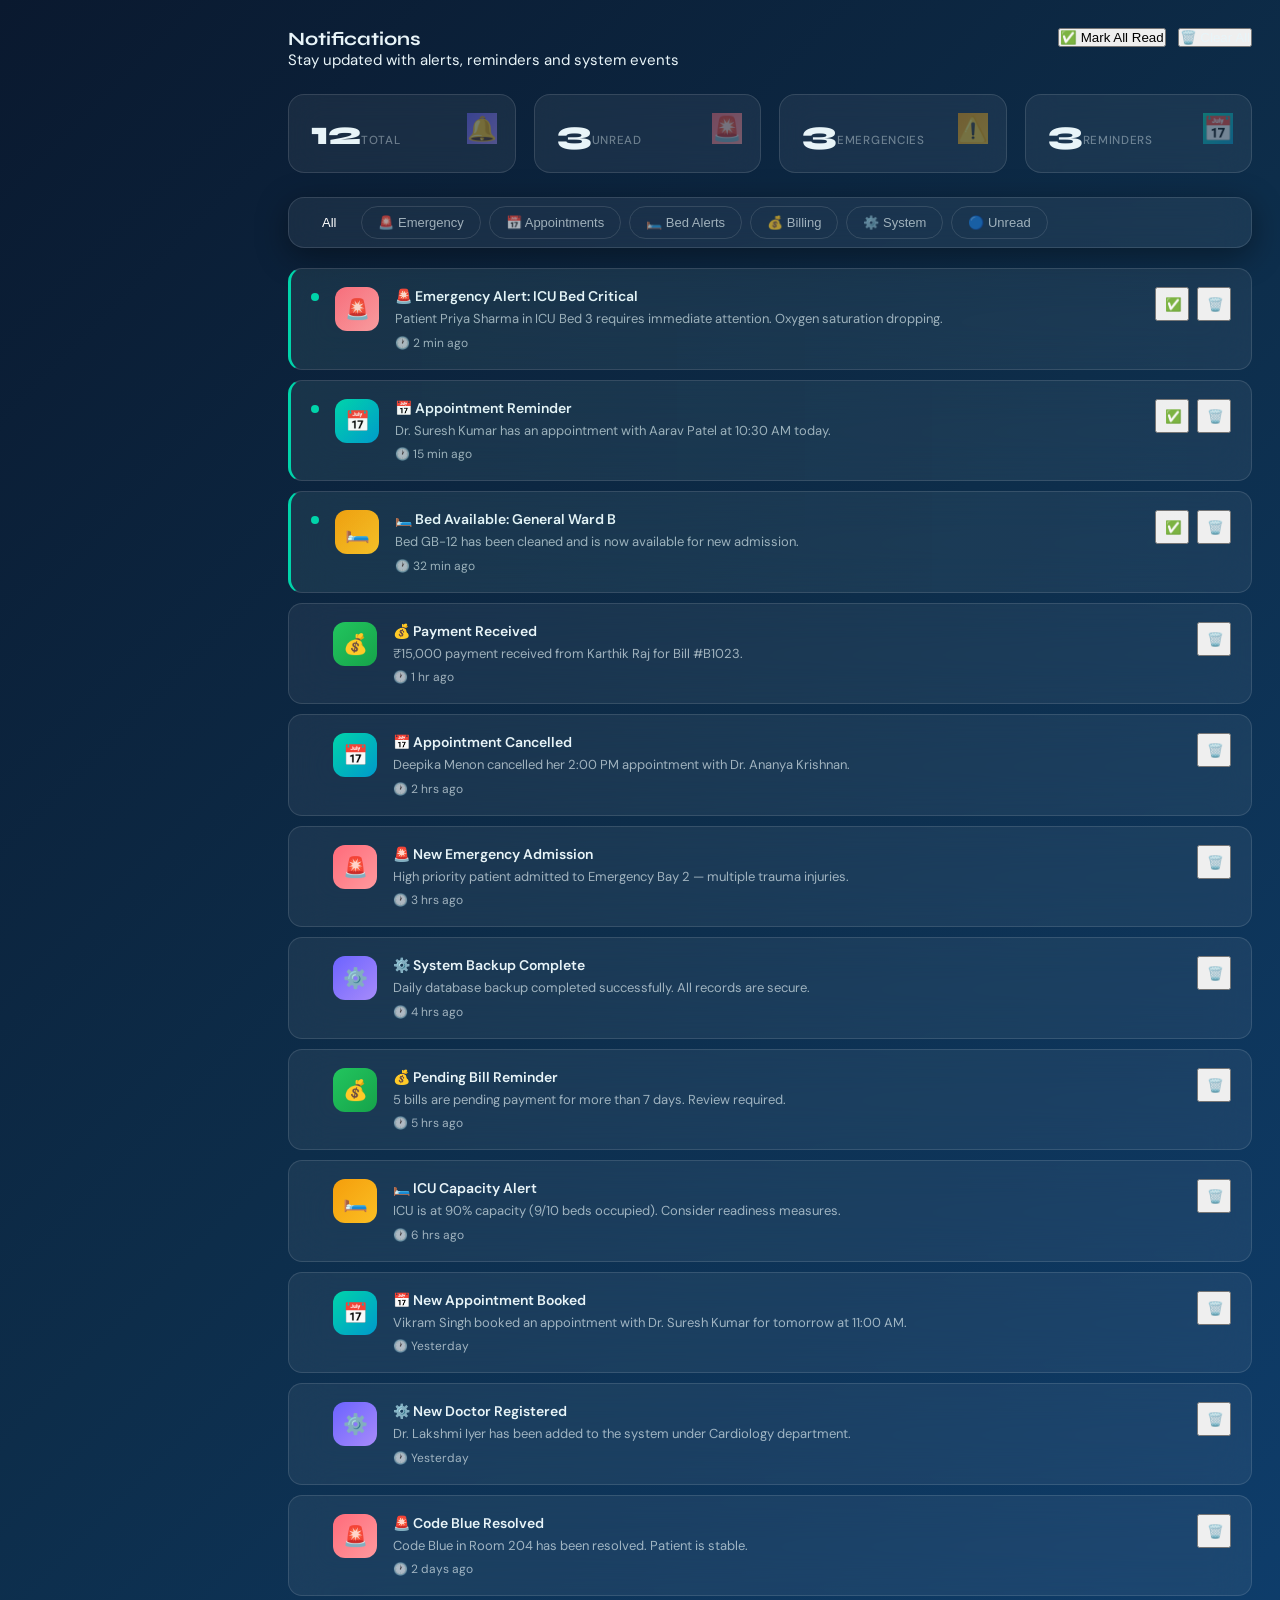
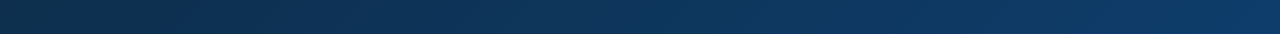
<file: hms/pages/notifications.html>
<!DOCTYPE html>
<html lang="en" data-theme="dark">
<head>
<meta charset="UTF-8">
<meta name="viewport" content="width=device-width, initial-scale=1.0">
<title>Notifications — MediCore HMS</title>
<link rel="preconnect" href="https://fonts.googleapis.com">
<link href="https://fonts.googleapis.com/css2?family=Syne:wght@400;600;700;800&family=DM+Sans:wght@300;400;500;600&display=swap" rel="stylesheet">
<link rel="stylesheet" href="../css/main.css">
</head>
<body>
<div id="sidebar"></div>
<div class="main-content">
  <div id="topbar"></div>
  <div class="page-content">
    <div class="page-header">
      <div>
        <h1 class="page-title">Notifications</h1>
        <p class="page-subtitle">Stay updated with alerts, reminders and system events</p>
      </div>
      <div style="display:flex;gap:12px">
        <button class="btn-secondary" onclick="markAllRead()">✅ Mark All Read</button>
        <button class="btn-secondary" onclick="clearAll()" style="color:var(--error)">🗑️ Clear All</button>
      </div>
    </div>

    <!-- Stats -->
    <div class="stats-grid" style="grid-template-columns:repeat(4,1fr)">
      <div class="stat-card"><div class="stat-icon" style="background:linear-gradient(135deg,#6c63ff,#a78bfa)">🔔</div><div class="stat-info"><span class="stat-value" id="totalNotifs">0</span><span class="stat-label">Total</span></div></div>
      <div class="stat-card"><div class="stat-icon" style="background:linear-gradient(135deg,#ff6b7a,#ff9a9e)">🚨</div><div class="stat-info"><span class="stat-value" id="unreadNotifs">0</span><span class="stat-label">Unread</span></div></div>
      <div class="stat-card"><div class="stat-icon" style="background:linear-gradient(135deg,#f59e0b,#fbbf24)">⚠️</div><div class="stat-info"><span class="stat-value" id="emergencyNotifs">0</span><span class="stat-label">Emergencies</span></div></div>
      <div class="stat-card"><div class="stat-icon" style="background:linear-gradient(135deg,#00d4aa,#0099cc)">📅</div><div class="stat-info"><span class="stat-value" id="reminderNotifs">0</span><span class="stat-label">Reminders</span></div></div>
    </div>

    <!-- Filter tabs -->
    <div class="glass-card" style="padding:8px 16px;margin-bottom:20px;display:flex;gap:8px;flex-wrap:wrap">
      <button class="notif-tab active" onclick="filterByType('all', this)">All</button>
      <button class="notif-tab" onclick="filterByType('emergency', this)">🚨 Emergency</button>
      <button class="notif-tab" onclick="filterByType('appointment', this)">📅 Appointments</button>
      <button class="notif-tab" onclick="filterByType('bed', this)">🛏️ Bed Alerts</button>
      <button class="notif-tab" onclick="filterByType('billing', this)">💰 Billing</button>
      <button class="notif-tab" onclick="filterByType('system', this)">⚙️ System</button>
      <button class="notif-tab" onclick="filterByType('unread', this)">🔵 Unread</button>
    </div>

    <!-- Notifications List -->
    <div id="notifList"></div>
  </div>
</div>

<style>
.notif-tab{padding:8px 16px;border-radius:20px;border:1px solid var(--glass-border);background:transparent;color:var(--text-secondary);font-size:13px;cursor:pointer;transition:.3s;white-space:nowrap}
.notif-tab.active,.notif-tab:hover{background:var(--accent-grad);color:#fff;border-color:transparent}
.notif-item{background:var(--glass-bg);backdrop-filter:blur(20px);border:1px solid var(--glass-border);border-radius:14px;padding:18px 20px;margin-bottom:10px;display:flex;gap:16px;align-items:flex-start;transition:.3s;position:relative;overflow:hidden}
.notif-item.unread{border-left:3px solid var(--accent-1)}
.notif-item.unread::before{content:'';position:absolute;top:0;left:0;right:0;bottom:0;background:linear-gradient(90deg,rgba(0,212,170,.03),transparent);pointer-events:none}
.notif-item:hover{transform:translateX(4px)}
.notif-icon{width:44px;height:44px;border-radius:12px;display:flex;align-items:center;justify-content:center;font-size:20px;flex-shrink:0}
.notif-content{flex:1;min-width:0}
.notif-title{font-weight:600;font-size:14px;color:var(--text-primary);margin-bottom:4px}
.notif-body{font-size:13px;color:var(--text-secondary);line-height:1.5}
.notif-time{font-size:12px;color:var(--text-secondary);margin-top:6px}
.notif-actions{display:flex;gap:8px;align-items:center;flex-shrink:0}
.unread-dot{width:8px;height:8px;border-radius:50%;background:var(--accent-1);flex-shrink:0;margin-top:6px}
.notif-empty{text-align:center;padding:80px 20px;color:var(--text-secondary)}
</style>

<script src="../js/supabase-config.js"></script>
<script src="../js/app.js"></script>
<script>
AppState.currentPage = 'notifications';
let allNotifications = [], currentFilter = 'all';

const notifTypes = {
  emergency: { icon:'🚨', bg:'linear-gradient(135deg,#ff6b7a,#ff9a9e)' },
  appointment: { icon:'📅', bg:'linear-gradient(135deg,#00d4aa,#0099cc)' },
  bed: { icon:'🛏️', bg:'linear-gradient(135deg,#f59e0b,#fbbf24)' },
  billing: { icon:'💰', bg:'linear-gradient(135deg,#22c55e,#16a34a)' },
  system: { icon:'⚙️', bg:'linear-gradient(135deg,#6c63ff,#a78bfa)' }
};

const mockNotifications = [
  { id:'n1', type:'emergency', title:'🚨 Emergency Alert: ICU Bed Critical', body:'Patient Priya Sharma in ICU Bed 3 requires immediate attention. Oxygen saturation dropping.', time:'2 min ago', read:false },
  { id:'n2', type:'appointment', title:'📅 Appointment Reminder', body:'Dr. Suresh Kumar has an appointment with Aarav Patel at 10:30 AM today.', time:'15 min ago', read:false },
  { id:'n3', type:'bed', title:'🛏️ Bed Available: General Ward B', body:'Bed GB-12 has been cleaned and is now available for new admission.', time:'32 min ago', read:false },
  { id:'n4', type:'billing', title:'💰 Payment Received', body:'₹15,000 payment received from Karthik Raj for Bill #B1023.', time:'1 hr ago', read:true },
  { id:'n5', type:'appointment', title:'📅 Appointment Cancelled', body:'Deepika Menon cancelled her 2:00 PM appointment with Dr. Ananya Krishnan.', time:'2 hrs ago', read:true },
  { id:'n6', type:'emergency', title:'🚨 New Emergency Admission', body:'High priority patient admitted to Emergency Bay 2 — multiple trauma injuries.', time:'3 hrs ago', read:true },
  { id:'n7', type:'system', title:'⚙️ System Backup Complete', body:'Daily database backup completed successfully. All records are secure.', time:'4 hrs ago', read:true },
  { id:'n8', type:'billing', title:'💰 Pending Bill Reminder', body:'5 bills are pending payment for more than 7 days. Review required.', time:'5 hrs ago', read:true },
  { id:'n9', type:'bed', title:'🛏️ ICU Capacity Alert', body:'ICU is at 90% capacity (9/10 beds occupied). Consider readiness measures.', time:'6 hrs ago', read:true },
  { id:'n10', type:'appointment', title:'📅 New Appointment Booked', body:'Vikram Singh booked an appointment with Dr. Suresh Kumar for tomorrow at 11:00 AM.', time:'Yesterday', read:true },
  { id:'n11', type:'system', title:'⚙️ New Doctor Registered', body:'Dr. Lakshmi Iyer has been added to the system under Cardiology department.', time:'Yesterday', read:true },
  { id:'n12', type:'emergency', title:'🚨 Code Blue Resolved', body:'Code Blue in Room 204 has been resolved. Patient is stable.', time:'2 days ago', read:true }
];

async function init() {
  await Layout.init();
  allNotifications = [...mockNotifications];
  // Try to fetch real notifications from DB
  try {
    const dbNotifs = await DB.fetch('notifications', { order: 'created_at' });
    if (dbNotifs.length > 0) allNotifications = dbNotifs;
  } catch(e) {}
  updateStats();
  renderNotifications();
}

function updateStats() {
  document.getElementById('totalNotifs').textContent = allNotifications.length;
  document.getElementById('unreadNotifs').textContent = allNotifications.filter(n => !n.read).length;
  document.getElementById('emergencyNotifs').textContent = allNotifications.filter(n => n.type === 'emergency').length;
  document.getElementById('reminderNotifs').textContent = allNotifications.filter(n => n.type === 'appointment').length;
}

function filterByType(type, btn) {
  currentFilter = type;
  document.querySelectorAll('.notif-tab').forEach(t => t.classList.remove('active'));
  btn.classList.add('active');
  renderNotifications();
}

function renderNotifications() {
  let filtered = allNotifications;
  if (currentFilter === 'unread') filtered = allNotifications.filter(n => !n.read);
  else if (currentFilter !== 'all') filtered = allNotifications.filter(n => n.type === currentFilter);

  const list = document.getElementById('notifList');
  if (filtered.length === 0) {
    list.innerHTML = '<div class="notif-empty"><div style="font-size:48px;margin-bottom:12px">🔔</div><p>No notifications here</p></div>';
    return;
  }
  list.innerHTML = filtered.map(n => notifItem(n)).join('');
}

function notifItem(n) {
  const cfg = notifTypes[n.type] || notifTypes.system;
  return `<div class="notif-item ${n.read ? '' : 'unread'}" id="notif-${n.id}">
    ${!n.read ? '<div class="unread-dot"></div>' : '<div style="width:8px"></div>'}
    <div class="notif-icon" style="background:${cfg.bg}">${cfg.icon}</div>
    <div class="notif-content">
      <div class="notif-title">${n.title}</div>
      <div class="notif-body">${n.body}</div>
      <div class="notif-time">🕐 ${n.time}</div>
    </div>
    <div class="notif-actions">
      ${!n.read ? `<button class="btn-icon" title="Mark read" onclick="markRead('${n.id}')">✅</button>` : ''}
      <button class="btn-icon btn-delete" title="Delete" onclick="deleteNotif('${n.id}')">🗑️</button>
    </div>
  </div>`;
}

function markRead(id) {
  const n = allNotifications.find(x => x.id === id);
  if (n) { n.read = true; }
  updateStats();
  renderNotifications();
}

function markAllRead() {
  allNotifications.forEach(n => n.read = true);
  updateStats();
  renderNotifications();
  Toast.success('All notifications marked as read');
}

function deleteNotif(id) {
  allNotifications = allNotifications.filter(n => n.id !== id);
  updateStats();
  renderNotifications();
  Toast.info('Notification removed');
}

function clearAll() {
  if (!confirm('Clear all notifications?')) return;
  allNotifications = [];
  updateStats();
  renderNotifications();
  Toast.success('All notifications cleared');
}

init();
</script>
</body>
</html>
</file>
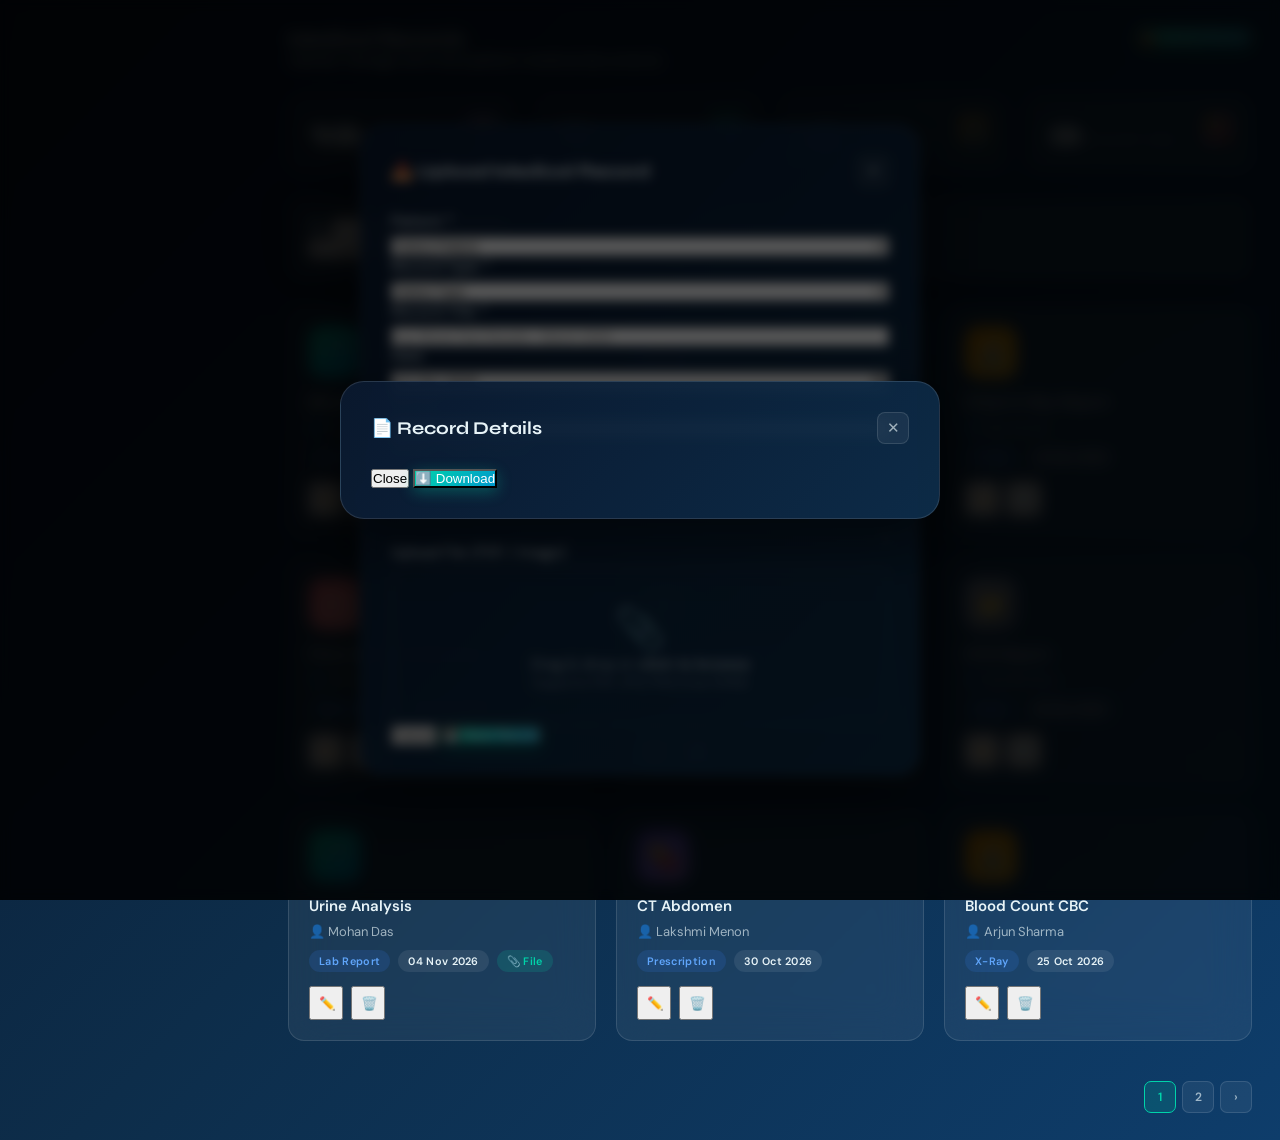
<file: hms/pages/records.html>
<!DOCTYPE html>
<html lang="en" data-theme="dark">
<head>
<meta charset="UTF-8">
<meta name="viewport" content="width=device-width, initial-scale=1.0">
<title>Medical Records — MediCore HMS</title>
<link rel="preconnect" href="https://fonts.googleapis.com">
<link href="https://fonts.googleapis.com/css2?family=Syne:wght@400;600;700;800&family=DM+Sans:wght@300;400;500;600&display=swap" rel="stylesheet">
<link rel="stylesheet" href="../css/main.css">
</head>
<body>
<div id="sidebar"></div>
<div class="main-content">
  <div id="topbar"></div>
  <div class="page-content" id="pageContent">
    <div class="page-header">
      <div>
        <h1 class="page-title">Medical Records</h1>
        <p class="page-subtitle">Upload, manage and view patient medical documents</p>
      </div>
      <button class="btn-primary" onclick="openUploadModal()">📤 Upload Record</button>
    </div>

    <!-- Stats -->
    <div class="stats-grid" id="statsGrid">
      <div class="stat-card"><div class="stat-icon" style="background:linear-gradient(135deg,#6c63ff,#a78bfa)">📁</div><div class="stat-info"><span class="stat-value" id="totalRecords">0</span><span class="stat-label">Total Records</span></div></div>
      <div class="stat-card"><div class="stat-icon" style="background:linear-gradient(135deg,#00d4aa,#0099cc)">🩺</div><div class="stat-info"><span class="stat-value" id="labReports">0</span><span class="stat-label">Lab Reports</span></div></div>
      <div class="stat-card"><div class="stat-icon" style="background:linear-gradient(135deg,#f59e0b,#fbbf24)">🔬</div><div class="stat-info"><span class="stat-value" id="xrayScans">0</span><span class="stat-label">X-Ray/Scans</span></div></div>
      <div class="stat-card"><div class="stat-icon" style="background:linear-gradient(135deg,#ff6b7a,#ff9a9e)">💊</div><div class="stat-info"><span class="stat-value" id="prescriptions">0</span><span class="stat-label">Prescriptions</span></div></div>
    </div>

    <!-- Filters -->
    <div class="glass-card" style="padding:20px;margin-bottom:24px">
      <div class="filter-row">
        <div class="search-box">
          <span>🔍</span>
          <input type="text" placeholder="Search by patient name, record type..." id="searchInput" oninput="filterRecords()">
        </div>
        <select class="filter-select" id="typeFilter" onchange="filterRecords()">
          <option value="">All Types</option>
          <option value="lab_report">Lab Report</option>
          <option value="prescription">Prescription</option>
          <option value="xray">X-Ray</option>
          <option value="mri_ct">MRI/CT Scan</option>
          <option value="discharge_summary">Discharge Summary</option>
          <option value="other">Other</option>
        </select>
        <select class="filter-select" id="patientFilter" onchange="filterRecords()">
          <option value="">All Patients</option>
        </select>
        <input type="date" class="filter-select" id="dateFilter" onchange="filterRecords()">
      </div>
    </div>

    <!-- Records Grid -->
    <div id="recordsGrid" class="records-grid"></div>

    <!-- Pagination -->
    <div id="pagination" class="pagination"></div>
  </div>
</div>

<!-- Upload Modal -->
<div class="modal-overlay" id="uploadModal">
  <div class="modal" style="max-width:560px">
    <div class="modal-header">
      <h3 class="modal-title" id="modalTitle">📤 Upload Medical Record</h3>
      <button class="modal-close" onclick="closeModal('uploadModal')">✕</button>
    </div>
    <div class="modal-body">
      <div class="form-row">
        <div class="form-group">
          <label>Patient *</label>
          <select id="recPatient" required>
            <option value="">Select Patient</option>
          </select>
        </div>
        <div class="form-group">
          <label>Record Type *</label>
          <select id="recType" required>
            <option value="">Select Type</option>
            <option value="lab_report">Lab Report</option>
            <option value="prescription">Prescription</option>
            <option value="xray">X-Ray</option>
            <option value="mri_ct">MRI/CT Scan</option>
            <option value="discharge_summary">Discharge Summary</option>
            <option value="other">Other</option>
          </select>
        </div>
      </div>
      <div class="form-group">
        <label>Record Title *</label>
        <input type="text" id="recTitle" placeholder="e.g. Blood Test Results - March 2026">
      </div>
      <div class="form-row">
        <div class="form-group">
          <label>Date</label>
          <input type="date" id="recDate">
        </div>
        <div class="form-group">
          <label>Doctor</label>
          <select id="recDoctor">
            <option value="">Select Doctor</option>
          </select>
        </div>
      </div>
      <div class="form-group">
        <label>Notes / Description</label>
        <textarea id="recNotes" placeholder="Add notes or findings..." rows="3"></textarea>
      </div>
      <div class="form-group">
        <label>Upload File (PDF / Image)</label>
        <div class="file-drop-zone" id="fileDropZone" ondragover="handleDragOver(event)" ondrop="handleDrop(event)" onclick="document.getElementById('fileInput').click()">
          <div class="file-drop-inner" id="fileDropInner">
            <span style="font-size:40px">📎</span>
            <p>Drag & drop or <strong>click to browse</strong></p>
            <p style="opacity:.6;font-size:13px">Supports PDF, JPG, PNG (max 10MB)</p>
          </div>
        </div>
        <input type="file" id="fileInput" accept=".pdf,.jpg,.jpeg,.png" style="display:none" onchange="handleFileSelect(event)">
      </div>
      <div id="editRecId" style="display:none"></div>
    </div>
    <div class="modal-footer">
      <button class="btn-secondary" onclick="closeModal('uploadModal')">Cancel</button>
      <button class="btn-primary" onclick="saveRecord()">💾 Save Record</button>
    </div>
  </div>
</div>

<!-- View Record Modal -->
<div class="modal-overlay" id="viewModal">
  <div class="modal" style="max-width:600px">
    <div class="modal-header">
      <h3 class="modal-title">📄 Record Details</h3>
      <button class="modal-close" onclick="closeModal('viewModal')">✕</button>
    </div>
    <div class="modal-body" id="viewModalBody"></div>
    <div class="modal-footer">
      <button class="btn-secondary" onclick="closeModal('viewModal')">Close</button>
      <button class="btn-primary" onclick="downloadRecord()">⬇️ Download</button>
    </div>
  </div>
</div>

<style>
.records-grid{display:grid;grid-template-columns:repeat(auto-fill,minmax(280px,1fr));gap:20px;margin-bottom:24px}
.record-card{background:var(--glass-bg);backdrop-filter:blur(20px);border:1px solid var(--glass-border);border-radius:16px;padding:20px;transition:.3s;cursor:pointer}
.record-card:hover{transform:translateY(-4px);box-shadow:0 12px 40px rgba(0,0,0,.2);border-color:var(--accent-1)}
.record-card-icon{width:52px;height:52px;border-radius:14px;display:flex;align-items:center;justify-content:center;font-size:24px;margin-bottom:14px}
.record-card-title{font-weight:600;font-size:15px;color:var(--text-primary);margin-bottom:6px;line-height:1.4}
.record-card-patient{font-size:13px;color:var(--text-secondary);margin-bottom:10px}
.record-card-meta{display:flex;gap:8px;flex-wrap:wrap;margin-bottom:14px}
.record-card-actions{display:flex;gap:8px}
.file-drop-zone{border:2px dashed var(--glass-border);border-radius:12px;padding:32px;text-align:center;cursor:pointer;transition:.3s;color:var(--text-secondary)}
.file-drop-zone:hover,.file-drop-zone.drag-over{border-color:var(--accent-1);background:rgba(0,212,170,.05);color:var(--text-primary)}
.file-preview{display:flex;align-items:center;gap:12px;padding:12px;background:var(--glass-bg);border:1px solid var(--glass-border);border-radius:10px;margin-top:8px}
.view-detail-row{display:flex;gap:16px;margin-bottom:12px;align-items:flex-start}
.view-detail-label{width:120px;flex-shrink:0;font-size:13px;color:var(--text-secondary)}
.view-detail-value{font-size:14px;color:var(--text-primary);font-weight:500}
.file-preview-icon{width:44px;height:44px;border-radius:10px;display:flex;align-items:center;justify-content:center;font-size:22px;flex-shrink:0}
textarea{width:100%;padding:12px;border-radius:12px;background:var(--input-bg);border:1px solid var(--input-border);color:var(--text-primary);font-family:'DM Sans',sans-serif;font-size:14px;resize:vertical;outline:none}
textarea:focus{border-color:var(--accent-1);box-shadow:0 0 0 3px rgba(0,212,170,.15)}
</style>

<script src="../js/supabase-config.js"></script>
<script src="../js/app.js"></script>
<script>
AppState.currentPage = 'records';
let records = [], filteredRecords = [], currentPage = 1, perPage = 9, selectedFile = null, viewingRecord = null;

const typeConfig = {
  lab_report:   { icon:'🩺', color:'linear-gradient(135deg,#00d4aa,#0099cc)', label:'Lab Report' },
  prescription: { icon:'💊', color:'linear-gradient(135deg,#6c63ff,#a78bfa)', label:'Prescription' },
  xray:         { icon:'🔬', color:'linear-gradient(135deg,#f59e0b,#fbbf24)', label:'X-Ray' },
  mri_ct:       { icon:'🧠', color:'linear-gradient(135deg,#ff6b7a,#ff9a9e)', label:'MRI/CT Scan' },
  discharge_summary:{ icon:'📋', color:'linear-gradient(135deg,#22c55e,#16a34a)', label:'Discharge Summary' },
  other:        { icon:'📁', color:'linear-gradient(135deg,#94a3b8,#64748b)', label:'Other' }
};

async function init() {
  await Layout.init();
  await loadData();
  populateFilters();
  document.getElementById('recDate').valueAsDate = new Date();
}

async function loadData() {
  const patientsData = await DB.fetch('patients', { order: 'name' });
  const doctorsData = await DB.fetch('doctors', { order: 'name' });
  records = await DB.fetch('medical_records', { order: 'created_at' });

  // Fill patient dropdowns
  const patSel = document.getElementById('recPatient');
  const patFilter = document.getElementById('patientFilter');
  patSel.innerHTML = '<option value="">Select Patient</option>';
  patFilter.innerHTML = '<option value="">All Patients</option>';
  patientsData.forEach(p => {
    const o = `<option value="${p.id}">${p.name}</option>`;
    patSel.insertAdjacentHTML('beforeend', o);
    patFilter.insertAdjacentHTML('beforeend', o);
  });

  // Fill doctor dropdown
  const docSel = document.getElementById('recDoctor');
  docSel.innerHTML = '<option value="">Select Doctor</option>';
  doctorsData.forEach(d => docSel.insertAdjacentHTML('beforeend', `<option value="${d.id}">Dr. ${d.name}</option>`));

  // Enrich records with patient/doctor names
  records = records.map(r => ({
    ...r,
    patientName: patientsData.find(p => p.id === r.patient_id)?.name || 'Unknown',
    doctorName: doctorsData.find(d => d.id === r.doctor_id)?.name || null
  }));

  // If no records exist yet, use mock data
  if (records.length === 0) {
    records = generateMockRecords(patientsData, doctorsData);
  }

  updateStats();
  filterRecords();
}

function generateMockRecords(patients, doctors) {
  const types = ['lab_report','prescription','xray','mri_ct','discharge_summary','other'];
  const titles = ['Blood Count CBC','MRI Brain Scan','Chest X-Ray Report','Prescription Antibiotics','Discharge Summary','ECG Report','Urine Analysis','CT Abdomen'];
  const mock = [];
  for (let i = 0; i < 12; i++) {
    const p = patients[i % patients.length] || { id: 'p'+i, name: 'Patient ' + i };
    const d = doctors[i % doctors.length] || { id: 'd'+i, name: 'Doctor ' + i };
    const t = types[i % types.length];
    mock.push({
      id: 'rec'+i, patient_id: p.id, doctor_id: d.id,
      patientName: p.name, doctorName: d.name,
      type: t, title: titles[i % titles.length],
      notes: 'Normal findings. No abnormalities detected.',
      date: new Date(Date.now() - i * 5 * 86400000).toISOString().split('T')[0],
      file_url: null, file_name: i % 3 === 0 ? 'report.pdf' : null
    });
  }
  return mock;
}

function updateStats() {
  document.getElementById('totalRecords').textContent = records.length;
  document.getElementById('labReports').textContent = records.filter(r => r.type === 'lab_report').length;
  document.getElementById('xrayScans').textContent = records.filter(r => ['xray','mri_ct'].includes(r.type)).length;
  document.getElementById('prescriptions').textContent = records.filter(r => r.type === 'prescription').length;
}

function populateFilters() {}

function filterRecords() {
  const q = document.getElementById('searchInput').value.toLowerCase();
  const type = document.getElementById('typeFilter').value;
  const patient = document.getElementById('patientFilter').value;
  const date = document.getElementById('dateFilter').value;
  filteredRecords = records.filter(r => {
    const matchQ = !q || r.title?.toLowerCase().includes(q) || r.patientName?.toLowerCase().includes(q);
    const matchType = !type || r.type === type;
    const matchPat = !patient || r.patient_id === patient;
    const matchDate = !date || r.date === date;
    return matchQ && matchType && matchPat && matchDate;
  });
  currentPage = 1;
  renderRecords();
}

function renderRecords() {
  const start = (currentPage - 1) * perPage;
  const page = filteredRecords.slice(start, start + perPage);
  const grid = document.getElementById('recordsGrid');
  if (page.length === 0) {
    grid.innerHTML = '<div style="grid-column:1/-1;text-align:center;padding:60px;color:var(--text-secondary)"><div style="font-size:48px;margin-bottom:12px">📂</div><p>No records found</p></div>';
  } else {
    grid.innerHTML = page.map(r => recordCard(r)).join('');
  }
  renderPagination('pagination', filteredRecords.length, perPage, currentPage, 'changePage');
}

function recordCard(r) {
  const cfg = typeConfig[r.type] || typeConfig.other;
  return `<div class="record-card" onclick="viewRecord('${r.id}')">
    <div class="record-card-icon" style="background:${cfg.color}">${cfg.icon}</div>
    <div class="record-card-title">${r.title}</div>
    <div class="record-card-patient">👤 ${r.patientName}</div>
    <div class="record-card-meta">
      <span class="badge badge-info">${cfg.label}</span>
      ${r.date ? `<span class="badge" style="background:rgba(255,255,255,.08)">${Utils.formatDate(r.date)}</span>` : ''}
      ${r.file_name ? `<span class="badge" style="background:rgba(0,212,170,.15);color:var(--accent-1)">📎 File</span>` : ''}
    </div>
    <div class="record-card-actions" onclick="event.stopPropagation()">
      <button class="btn-icon btn-edit" title="Edit" onclick="editRecord('${r.id}')">✏️</button>
      <button class="btn-icon btn-delete" title="Delete" onclick="deleteRecord('${r.id}')">🗑️</button>
    </div>
  </div>`;
}

function viewRecord(id) {
  viewingRecord = records.find(r => r.id === id);
  if (!viewingRecord) return;
  const cfg = typeConfig[viewingRecord.type] || typeConfig.other;
  document.getElementById('viewModalBody').innerHTML = `
    <div style="display:flex;align-items:center;gap:16px;margin-bottom:24px;padding:16px;background:var(--glass-bg);border-radius:12px;border:1px solid var(--glass-border)">
      <div style="width:56px;height:56px;border-radius:14px;background:${cfg.color};display:flex;align-items:center;justify-content:center;font-size:28px">${cfg.icon}</div>
      <div><div style="font-size:17px;font-weight:600;color:var(--text-primary)">${viewingRecord.title}</div><div style="font-size:13px;color:var(--text-secondary);margin-top:4px">${cfg.label}</div></div>
    </div>
    <div class="view-detail-row"><span class="view-detail-label">Patient</span><span class="view-detail-value">👤 ${viewingRecord.patientName}</span></div>
    ${viewingRecord.doctorName ? `<div class="view-detail-row"><span class="view-detail-label">Doctor</span><span class="view-detail-value">👨‍⚕️ Dr. ${viewingRecord.doctorName}</span></div>` : ''}
    ${viewingRecord.date ? `<div class="view-detail-row"><span class="view-detail-label">Date</span><span class="view-detail-value">📅 ${Utils.formatDate(viewingRecord.date)}</span></div>` : ''}
    ${viewingRecord.notes ? `<div class="view-detail-row"><span class="view-detail-label">Notes</span><span class="view-detail-value" style="white-space:pre-wrap">${viewingRecord.notes}</span></div>` : ''}
    ${viewingRecord.file_name ? `<div style="margin-top:16px"><div style="font-size:13px;color:var(--text-secondary);margin-bottom:8px">Attached File</div><div class="file-preview"><div class="file-preview-icon" style="background:linear-gradient(135deg,#6c63ff,#a78bfa)">📎</div><div><div style="font-weight:500;font-size:14px">${viewingRecord.file_name}</div><div style="font-size:12px;color:var(--text-secondary);margin-top:2px">Click Download to save</div></div></div></div>` : '<div style="margin-top:16px;padding:16px;text-align:center;color:var(--text-secondary);font-size:13px;border:1px dashed var(--glass-border);border-radius:10px">No file attached</div>'}
  `;
  document.getElementById('viewModal').classList.add('active');
}

function downloadRecord() {
  if (!viewingRecord?.file_url) {
    Toast.info('No file attached to this record (demo mode)');
    return;
  }
  window.open(viewingRecord.file_url, '_blank');
}

function openUploadModal() {
  document.getElementById('uploadModal').classList.add('active');
  document.getElementById('modalTitle').textContent = '📤 Upload Medical Record';
  document.getElementById('editRecId').textContent = '';
  document.getElementById('recTitle').value = '';
  document.getElementById('recNotes').value = '';
  document.getElementById('recDate').valueAsDate = new Date();
  document.getElementById('recType').value = '';
  document.getElementById('recPatient').value = '';
  document.getElementById('recDoctor').value = '';
  selectedFile = null;
  resetFileZone();
}

function editRecord(id) {
  const r = records.find(rec => rec.id === id);
  if (!r) return;
  openUploadModal();
  document.getElementById('modalTitle').textContent = '✏️ Edit Medical Record';
  document.getElementById('editRecId').textContent = id;
  document.getElementById('recTitle').value = r.title || '';
  document.getElementById('recNotes').value = r.notes || '';
  document.getElementById('recDate').value = r.date || '';
  document.getElementById('recType').value = r.type || '';
  document.getElementById('recPatient').value = r.patient_id || '';
  document.getElementById('recDoctor').value = r.doctor_id || '';
  if (r.file_name) showFileInfo(r.file_name, null);
}

async function saveRecord() {
  const patient = document.getElementById('recPatient').value;
  const type = document.getElementById('recType').value;
  const title = document.getElementById('recTitle').value.trim();
  if (!patient || !type || !title) { Toast.error('Please fill required fields'); return; }

  const editId = document.getElementById('editRecId').textContent;
  let fileUrl = null, fileName = null;

  // Supabase Storage upload (if configured)
  if (selectedFile && !SUPABASE_URL.includes('YOUR_PROJECT')) {
    const path = `records/${patient}/${Date.now()}_${selectedFile.name}`;
    const { data, error } = await supabase.storage.from('medical-records').upload(path, selectedFile);
    if (!error) {
      const { data: urlData } = supabase.storage.from('medical-records').getPublicUrl(path);
      fileUrl = urlData.publicUrl;
      fileName = selectedFile.name;
    }
  } else if (selectedFile) {
    fileName = selectedFile.name;
  }

  const payload = {
    patient_id: patient,
    doctor_id: document.getElementById('recDoctor').value || null,
    type, title,
    notes: document.getElementById('recNotes').value,
    date: document.getElementById('recDate').value,
    file_url: fileUrl,
    file_name: fileName
  };

  if (editId) {
    await DB.update('medical_records', editId, payload);
    const idx = records.findIndex(r => r.id === editId);
    if (idx !== -1) records[idx] = { ...records[idx], ...payload };
    Toast.success('Record updated');
  } else {
    const newRec = await DB.insert('medical_records', payload);
    if (newRec) {
      records.unshift({ ...payload, id: newRec.id || 'new-'+Date.now(), patientName: document.getElementById('recPatient').options[document.getElementById('recPatient').selectedIndex]?.text || 'Unknown' });
    }
    Toast.success('Record uploaded');
  }

  closeModal('uploadModal');
  updateStats();
  filterRecords();
}

async function deleteRecord(id) {
  confirmDialog('This will permanently delete the medical record.', async () => {
    await DB.delete('medical_records', id);
    records = records.filter(r => r.id !== id);
    updateStats();
    filterRecords();
    Toast.success('Record deleted');
  });
}

function handleDragOver(e) { e.preventDefault(); document.getElementById('fileDropZone').classList.add('drag-over'); }
function handleDrop(e) { e.preventDefault(); document.getElementById('fileDropZone').classList.remove('drag-over'); const f = e.dataTransfer.files[0]; if (f) processFile(f); }
function handleFileSelect(e) { const f = e.target.files[0]; if (f) processFile(f); }
function processFile(f) {
  if (f.size > 10 * 1024 * 1024) { Toast.error('File too large. Max 10MB.'); return; }
  selectedFile = f;
  showFileInfo(f.name, f.size);
}
function showFileInfo(name, size) {
  const zone = document.getElementById('fileDropInner');
  const sizeStr = size ? ` (${(size/1024/1024).toFixed(2)} MB)` : '';
  zone.innerHTML = `<span style="font-size:32px">${name.endsWith('.pdf') ? '📄' : '🖼️'}</span><p style="font-weight:500">${name}${sizeStr}</p><p style="font-size:12px;opacity:.6">Click to change</p>`;
}
function resetFileZone() {
  document.getElementById('fileDropInner').innerHTML = '<span style="font-size:40px">📎</span><p>Drag & drop or <strong>click to browse</strong></p><p style="opacity:.6;font-size:13px">Supports PDF, JPG, PNG (max 10MB)</p>';
}
function changePage(p) { currentPage = p; renderRecords(); }

function closeModal(id) { document.getElementById(id).classList.remove('active'); }

init();
</script>
</body>
</html>
</file>
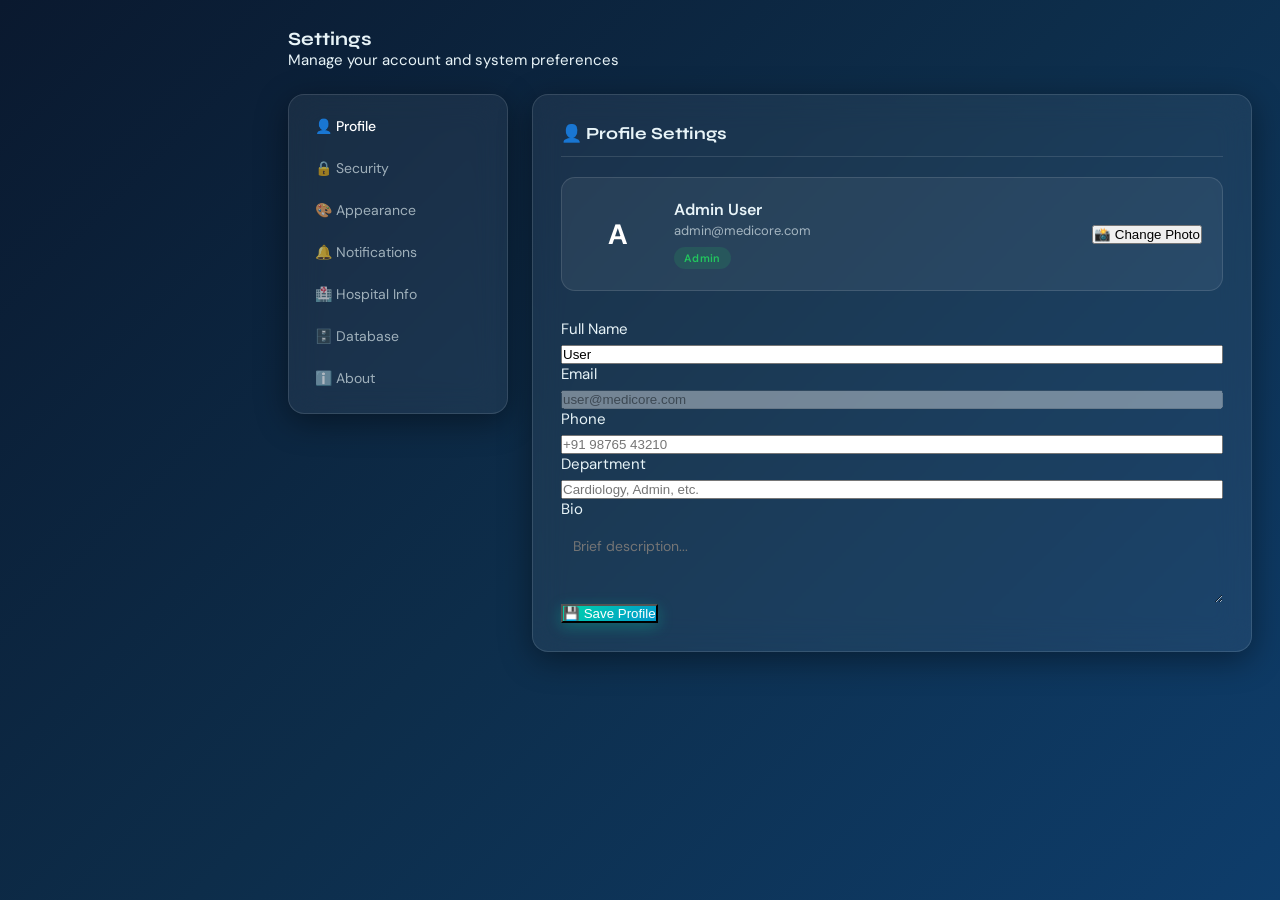
<file: hms/pages/settings.html>
<!DOCTYPE html>
<html lang="en" data-theme="dark">
<head>
<meta charset="UTF-8">
<meta name="viewport" content="width=device-width, initial-scale=1.0">
<title>Settings — MediCore HMS</title>
<link rel="preconnect" href="https://fonts.googleapis.com">
<link href="https://fonts.googleapis.com/css2?family=Syne:wght@400;600;700;800&family=DM+Sans:wght@300;400;500;600&display=swap" rel="stylesheet">
<link rel="stylesheet" href="../css/main.css">
</head>
<body>
<div id="sidebar"></div>
<div class="main-content">
  <div id="topbar"></div>
  <div class="page-content">
    <div class="page-header">
      <div>
        <h1 class="page-title">Settings</h1>
        <p class="page-subtitle">Manage your account and system preferences</p>
      </div>
    </div>

    <div style="display:grid;grid-template-columns:220px 1fr;gap:24px;align-items:start">
      <!-- Settings Nav -->
      <div class="glass-card" style="padding:12px;position:sticky;top:20px">
        <div class="settings-nav-item active" onclick="showSection('profile',this)">👤 Profile</div>
        <div class="settings-nav-item" onclick="showSection('security',this)">🔒 Security</div>
        <div class="settings-nav-item" onclick="showSection('appearance',this)">🎨 Appearance</div>
        <div class="settings-nav-item" onclick="showSection('notifications',this)">🔔 Notifications</div>
        <div class="settings-nav-item" onclick="showSection('hospital',this)">🏥 Hospital Info</div>
        <div class="settings-nav-item" onclick="showSection('database',this)">🗄️ Database</div>
        <div class="settings-nav-item" onclick="showSection('about',this)">ℹ️ About</div>
      </div>

      <!-- Settings Content -->
      <div>
        <!-- Profile -->
        <div id="section-profile" class="settings-section">
          <div class="glass-card" style="padding:28px;margin-bottom:20px">
            <h3 class="section-title">👤 Profile Settings</h3>
            <div style="display:flex;align-items:center;gap:20px;margin-bottom:28px;padding:20px;background:var(--glass-bg);border-radius:14px;border:1px solid var(--glass-border)">
              <div id="profileAvatar" style="width:72px;height:72px;border-radius:50%;background:var(--accent-grad);display:flex;align-items:center;justify-content:center;font-size:28px;font-weight:700;color:#fff;flex-shrink:0">A</div>
              <div>
                <div style="font-weight:600;font-size:16px;color:var(--text-primary)" id="profileName">Admin User</div>
                <div style="font-size:13px;color:var(--text-secondary);margin-top:2px" id="profileEmail">admin@medicore.com</div>
                <div style="margin-top:8px"><span class="badge badge-success" id="profileRole">Admin</span></div>
              </div>
              <button class="btn-secondary" style="margin-left:auto" onclick="document.getElementById('avatarInput').click()">📸 Change Photo</button>
              <input type="file" id="avatarInput" accept="image/*" style="display:none">
            </div>
            <div class="form-row">
              <div class="form-group"><label>Full Name</label><input type="text" id="settingName" placeholder="Your full name"></div>
              <div class="form-group"><label>Email</label><input type="email" id="settingEmail" placeholder="your@email.com" disabled style="opacity:.6"></div>
            </div>
            <div class="form-row">
              <div class="form-group"><label>Phone</label><input type="tel" id="settingPhone" placeholder="+91 98765 43210"></div>
              <div class="form-group"><label>Department</label><input type="text" id="settingDept" placeholder="Cardiology, Admin, etc."></div>
            </div>
            <div class="form-group"><label>Bio</label><textarea id="settingBio" placeholder="Brief description..." rows="3"></textarea></div>
            <button class="btn-primary" onclick="saveProfile()">💾 Save Profile</button>
          </div>
        </div>

        <!-- Security -->
        <div id="section-security" class="settings-section" style="display:none">
          <div class="glass-card" style="padding:28px;margin-bottom:20px">
            <h3 class="section-title">🔒 Security Settings</h3>
            <div class="form-group"><label>Current Password</label><input type="password" id="curPass" placeholder="••••••••"></div>
            <div class="form-row">
              <div class="form-group"><label>New Password</label><input type="password" id="newPass" placeholder="Min. 8 characters"></div>
              <div class="form-group"><label>Confirm Password</label><input type="password" id="confPass" placeholder="••••••••"></div>
            </div>
            <button class="btn-primary" onclick="changePassword()">🔐 Update Password</button>
          </div>
          <div class="glass-card" style="padding:28px">
            <h3 class="section-title">🛡️ Two-Factor Authentication</h3>
            <p style="color:var(--text-secondary);font-size:14px;margin-bottom:16px">Add an extra layer of security to your account.</p>
            <div style="display:flex;align-items:center;justify-content:space-between;padding:16px;background:var(--glass-bg);border-radius:12px;border:1px solid var(--glass-border)">
              <div><div style="font-weight:500">Authenticator App</div><div style="font-size:13px;color:var(--text-secondary);margin-top:2px">Use an app like Google Authenticator</div></div>
              <label class="toggle-switch"><input type="checkbox" id="2faToggle"><span class="toggle-slider"></span></label>
            </div>
          </div>
        </div>

        <!-- Appearance -->
        <div id="section-appearance" class="settings-section" style="display:none">
          <div class="glass-card" style="padding:28px">
            <h3 class="section-title">🎨 Appearance</h3>
            <div class="settings-row">
              <div><div class="settings-row-label">Theme Mode</div><div class="settings-row-sub">Choose between dark or light mode</div></div>
              <div style="display:flex;gap:10px">
                <button class="theme-opt" id="darkBtn" onclick="setTheme('dark')">🌙 Dark</button>
                <button class="theme-opt" id="lightBtn" onclick="setTheme('light')">☀️ Light</button>
              </div>
            </div>
            <div class="settings-row">
              <div><div class="settings-row-label">Sidebar State</div><div class="settings-row-sub">Default sidebar expanded or collapsed</div></div>
              <label class="toggle-switch"><input type="checkbox" id="sidebarToggle" onchange="saveSidebarPref(this.checked)"><span class="toggle-slider"></span></label>
            </div>
            <div class="settings-row">
              <div><div class="settings-row-label">Animations</div><div class="settings-row-sub">Enable page transitions and effects</div></div>
              <label class="toggle-switch"><input type="checkbox" id="animToggle" checked><span class="toggle-slider"></span></label>
            </div>
            <div class="settings-row" style="border:none">
              <div><div class="settings-row-label">Compact Mode</div><div class="settings-row-sub">Reduce spacing for denser layout</div></div>
              <label class="toggle-switch"><input type="checkbox" id="compactToggle"><span class="toggle-slider"></span></label>
            </div>
          </div>
        </div>

        <!-- Notifications Prefs -->
        <div id="section-notifications" class="settings-section" style="display:none">
          <div class="glass-card" style="padding:28px">
            <h3 class="section-title">🔔 Notification Preferences</h3>
            <div class="settings-row"><div><div class="settings-row-label">Emergency Alerts</div><div class="settings-row-sub">Critical patient and ICU alerts</div></div><label class="toggle-switch"><input type="checkbox" checked><span class="toggle-slider"></span></label></div>
            <div class="settings-row"><div><div class="settings-row-label">Appointment Reminders</div><div class="settings-row-sub">Reminders before appointments</div></div><label class="toggle-switch"><input type="checkbox" checked><span class="toggle-slider"></span></label></div>
            <div class="settings-row"><div><div class="settings-row-label">Bed Availability</div><div class="settings-row-sub">Alerts when bed status changes</div></div><label class="toggle-switch"><input type="checkbox" checked><span class="toggle-slider"></span></label></div>
            <div class="settings-row"><div><div class="settings-row-label">Billing Alerts</div><div class="settings-row-sub">Payment and invoice notifications</div></div><label class="toggle-switch"><input type="checkbox" checked><span class="toggle-slider"></span></label></div>
            <div class="settings-row" style="border:none"><div><div class="settings-row-label">System Updates</div><div class="settings-row-sub">Maintenance and system news</div></div><label class="toggle-switch"><input type="checkbox"><span class="toggle-slider"></span></label></div>
          </div>
        </div>

        <!-- Hospital Info -->
        <div id="section-hospital" class="settings-section" style="display:none">
          <div class="glass-card" style="padding:28px">
            <h3 class="section-title">🏥 Hospital Information</h3>
            <div class="form-row">
              <div class="form-group"><label>Hospital Name</label><input type="text" id="hospName" value="MediCore Hospital" placeholder="Hospital name"></div>
              <div class="form-group"><label>Registration No.</label><input type="text" id="hospReg" value="MH-2024-001" placeholder="Registration number"></div>
            </div>
            <div class="form-row">
              <div class="form-group"><label>Phone</label><input type="tel" id="hospPhone" value="+91 44 2345 6789" placeholder="Phone number"></div>
              <div class="form-group"><label>Email</label><input type="email" id="hospEmail" value="info@medicore.com" placeholder="Hospital email"></div>
            </div>
            <div class="form-group"><label>Address</label><input type="text" id="hospAddr" value="123 Medical Center Road, Chennai, Tamil Nadu 600001"></div>
            <div class="form-row">
              <div class="form-group"><label>Total Beds</label><input type="number" id="hospBeds" value="200"></div>
              <div class="form-group"><label>Established Year</label><input type="number" id="hospYear" value="2010"></div>
            </div>
            <button class="btn-primary" onclick="saveHospital()">💾 Save Hospital Info</button>
          </div>
        </div>

        <!-- Database -->
        <div id="section-database" class="settings-section" style="display:none">
          <div class="glass-card" style="padding:28px;margin-bottom:20px">
            <h3 class="section-title">🗄️ Supabase Configuration</h3>
            <p style="color:var(--text-secondary);font-size:14px;margin-bottom:20px">Configure your Supabase connection for production use.</p>
            <div class="form-group"><label>Project URL</label><input type="url" id="dbUrl" placeholder="https://xxxx.supabase.co"></div>
            <div class="form-group"><label>Anon Key</label><input type="text" id="dbKey" placeholder="your-anon-key-here"></div>
            <div style="display:flex;gap:12px">
              <button class="btn-primary" onclick="saveDbConfig()">💾 Save & Reconnect</button>
              <button class="btn-secondary" onclick="testConnection()">🔌 Test Connection</button>
            </div>
            <div id="dbStatus" style="margin-top:12px;font-size:13px"></div>
          </div>
          <div class="glass-card" style="padding:28px">
            <h3 class="section-title" style="color:var(--error)">⚠️ Danger Zone</h3>
            <p style="color:var(--text-secondary);font-size:14px;margin-bottom:16px">These actions are irreversible. Proceed with caution.</p>
            <div style="display:flex;gap:12px;flex-wrap:wrap">
              <button class="btn-secondary" style="color:var(--error);border-color:var(--error)" onclick="exportData()">📤 Export All Data</button>
              <button class="btn-secondary" style="color:var(--error);border-color:var(--error)" onclick="clearCache()">🧹 Clear Cache</button>
            </div>
          </div>
        </div>

        <!-- About -->
        <div id="section-about" class="settings-section" style="display:none">
          <div class="glass-card" style="padding:28px;text-align:center">
            <div style="font-size:64px;margin-bottom:16px">🏥</div>
            <h2 style="font-family:'Syne',sans-serif;font-size:24px;color:var(--text-primary);margin-bottom:8px">MediCore HMS</h2>
            <p style="color:var(--text-secondary);margin-bottom:24px">Hospital Management System</p>
            <div style="display:inline-flex;gap:8px;margin-bottom:32px">
              <span class="badge badge-success">v2.0.0</span>
              <span class="badge badge-info">Production Ready</span>
            </div>
            <div style="display:grid;grid-template-columns:1fr 1fr 1fr;gap:16px;text-align:center;padding:20px;background:var(--glass-bg);border-radius:12px;border:1px solid var(--glass-border);margin-bottom:24px">
              <div><div style="font-size:22px;font-weight:700;color:var(--accent-1)">8+</div><div style="font-size:12px;color:var(--text-secondary)">Pages</div></div>
              <div><div style="font-size:22px;font-weight:700;color:var(--accent-1)">50+</div><div style="font-size:12px;color:var(--text-secondary)">Features</div></div>
              <div><div style="font-size:22px;font-weight:700;color:var(--accent-1)">100%</div><div style="font-size:12px;color:var(--text-secondary)">Responsive</div></div>
            </div>
            <div style="color:var(--text-secondary);font-size:13px">Built with HTML, CSS, JavaScript + Supabase</div>
            <div style="color:var(--text-secondary);font-size:13px;margin-top:6px">© 2026 MediCore HMS. All rights reserved.</div>
          </div>
        </div>
      </div>
    </div>
  </div>
</div>

<style>
.section-title{font-family:'Syne',sans-serif;font-size:17px;font-weight:700;color:var(--text-primary);margin-bottom:20px;padding-bottom:12px;border-bottom:1px solid var(--glass-border)}
.settings-nav-item{padding:10px 14px;border-radius:10px;cursor:pointer;font-size:14px;color:var(--text-secondary);transition:.2s;margin-bottom:4px}
.settings-nav-item:hover{background:var(--glass-bg);color:var(--text-primary)}
.settings-nav-item.active{background:var(--accent-grad);color:#fff;font-weight:500}
.settings-row{display:flex;align-items:center;justify-content:space-between;padding:16px 0;border-bottom:1px solid var(--glass-border)}
.settings-row-label{font-weight:500;font-size:14px;color:var(--text-primary)}
.settings-row-sub{font-size:12px;color:var(--text-secondary);margin-top:2px}
.toggle-switch{position:relative;display:inline-block;width:44px;height:24px}
.toggle-switch input{opacity:0;width:0;height:0}
.toggle-slider{position:absolute;cursor:pointer;top:0;left:0;right:0;bottom:0;background:var(--glass-border);border-radius:24px;transition:.3s}
.toggle-slider:before{content:'';position:absolute;height:18px;width:18px;left:3px;bottom:3px;background:#fff;border-radius:50%;transition:.3s}
.toggle-switch input:checked + .toggle-slider{background:var(--accent-1)}
.toggle-switch input:checked + .toggle-slider:before{transform:translateX(20px)}
.theme-opt{padding:8px 20px;border-radius:10px;border:1px solid var(--glass-border);background:var(--glass-bg);color:var(--text-secondary);cursor:pointer;transition:.3s;font-size:14px}
.theme-opt.active{background:var(--accent-grad);color:#fff;border-color:transparent}
textarea{width:100%;padding:12px;border-radius:12px;background:var(--input-bg);border:1px solid var(--input-border);color:var(--text-primary);font-family:'DM Sans',sans-serif;font-size:14px;resize:vertical;outline:none}
textarea:focus{border-color:var(--accent-1)}
@media(max-width:768px){
  .settings-nav-item+.settings-nav-item{display:none}
  div[style*="grid-template-columns:220px"]{grid-template-columns:1fr!important}
}
</style>

<script src="../js/supabase-config.js"></script>
<script src="../js/app.js"></script>
<script>
AppState.currentPage = 'settings';

async function init() {
  await Layout.init();
  loadProfile();
  loadAppearance();
}

function loadProfile() {
  const user = AppState.user || JSON.parse(localStorage.getItem('demoUser') || '{}');
  document.getElementById('settingName').value = user.full_name || user.email?.split('@')[0] || 'User';
  document.getElementById('settingEmail').value = user.email || 'user@medicore.com';
  document.getElementById('profileName').textContent = user.full_name || 'Admin User';
  document.getElementById('profileEmail').textContent = user.email || 'admin@medicore.com';
  document.getElementById('profileRole').textContent = (user.role || 'Admin').charAt(0).toUpperCase() + (user.role || 'Admin').slice(1);
  document.getElementById('profileAvatar').textContent = Utils.initials(user.full_name || user.email || 'A');
}

function loadAppearance() {
  const theme = document.documentElement.getAttribute('data-theme') || 'dark';
  document.getElementById('darkBtn').classList.toggle('active', theme === 'dark');
  document.getElementById('lightBtn').classList.toggle('active', theme === 'light');
}

function showSection(id, el) {
  document.querySelectorAll('.settings-section').forEach(s => s.style.display = 'none');
  document.getElementById('section-' + id).style.display = 'block';
  document.querySelectorAll('.settings-nav-item').forEach(n => n.classList.remove('active'));
  el.classList.add('active');
}

function setTheme(theme) {
  ThemeManager.set(theme);
  document.getElementById('darkBtn').classList.toggle('active', theme === 'dark');
  document.getElementById('lightBtn').classList.toggle('active', theme === 'light');
}

function saveSidebarPref(val) { localStorage.setItem('sidebarCollapsed', val); }

function saveProfile() {
  Toast.success('Profile saved successfully');
}

function changePassword() {
  const cur = document.getElementById('curPass').value;
  const nw = document.getElementById('newPass').value;
  const cf = document.getElementById('confPass').value;
  if (!cur || !nw || !cf) { Toast.error('Please fill all fields'); return; }
  if (nw !== cf) { Toast.error('Passwords do not match'); return; }
  if (nw.length < 8) { Toast.error('Password must be at least 8 characters'); return; }
  Toast.success('Password updated successfully');
  document.getElementById('curPass').value = '';
  document.getElementById('newPass').value = '';
  document.getElementById('confPass').value = '';
}

function saveHospital() { Toast.success('Hospital information saved'); }

function saveDbConfig() {
  const url = document.getElementById('dbUrl').value.trim();
  const key = document.getElementById('dbKey').value.trim();
  if (!url || !key) { Toast.error('Please enter both URL and key'); return; }
  localStorage.setItem('supabaseUrl', url);
  localStorage.setItem('supabaseKey', key);
  document.getElementById('dbStatus').innerHTML = '<span style="color:var(--accent-1)">✅ Configuration saved. Reload the page to apply.</span>';
  Toast.success('Database configuration saved');
}

function testConnection() {
  document.getElementById('dbStatus').innerHTML = '<span style="color:var(--text-secondary)">🔌 Testing connection...</span>';
  setTimeout(() => {
    const url = document.getElementById('dbUrl').value;
    if (url && !url.includes('YOUR_PROJECT')) {
      document.getElementById('dbStatus').innerHTML = '<span style="color:#22c55e">✅ Connection successful!</span>';
    } else {
      document.getElementById('dbStatus').innerHTML = '<span style="color:var(--error)">❌ Connection failed — check your credentials</span>';
    }
  }, 1200);
}

function exportData() { Toast.info('Data export initiated — file will be downloaded shortly (demo mode)'); }
function clearCache() { localStorage.removeItem('hms_cache'); Toast.success('Cache cleared'); }

init();
</script>
</body>
</html>
</file>
<file: hms/css/main.css>
/* ============================================================
   HOSPITAL MANAGEMENT SYSTEM - MAIN STYLESHEET
   Theme: Glassmorphism | Blue-Green Gradient
   ============================================================ */

@import url('https://fonts.googleapis.com/css2?family=Syne:wght@400;500;600;700;800&family=DM+Sans:wght@300;400;500;600&display=swap');

/* ── CSS Variables ── */
:root {
  --grad-1: #0a192f;
  --grad-2: #0d2d4a;
  --grad-3: #0e3d6b;
  --accent-1: #00d4aa;
  --accent-2: #0099cc;
  --accent-3: #00f5c8;
  --glass-bg: rgba(255, 255, 255, 0.06);
  --glass-border: rgba(255, 255, 255, 0.12);
  --glass-shadow: 0 8px 32px rgba(0, 0, 0, 0.4);
  --glass-blur: blur(16px);
  --text-primary: #e8f4f8;
  --text-secondary: rgba(232, 244, 248, 0.65);
  --text-muted: rgba(232, 244, 248, 0.4);
  --sidebar-width: 260px;
  --topbar-height: 68px;
  --radius-sm: 10px;
  --radius-md: 16px;
  --radius-lg: 24px;
  --transition: all 0.3s cubic-bezier(0.4, 0, 0.2, 1);
  --font-display: 'Syne', sans-serif;
  --font-body: 'DM Sans', sans-serif;
  --success: #22c55e;
  --warning: #f59e0b;
  --danger: #ef4444;
  --info: #3b82f6;
}

[data-theme="light"] {
  --grad-1: #f0f9ff;
  --grad-2: #e0f2fe;
  --grad-3: #bae6fd;
  --glass-bg: rgba(255, 255, 255, 0.7);
  --glass-border: rgba(14, 116, 144, 0.2);
  --glass-shadow: 0 8px 32px rgba(0, 120, 160, 0.12);
  --text-primary: #0c2340;
  --text-secondary: rgba(12, 35, 64, 0.7);
  --text-muted: rgba(12, 35, 64, 0.45);
  --accent-1: #0284c7;
  --accent-2: #0ea5e9;
  --accent-3: #06b6d4;
}

/* ── Reset & Base ── */
*, *::before, *::after { box-sizing: border-box; margin: 0; padding: 0; }

html { scroll-behavior: smooth; font-size: 15px; }

body {
  font-family: var(--font-body);
  background: linear-gradient(135deg, var(--grad-1) 0%, var(--grad-2) 50%, var(--grad-3) 100%);
  min-height: 100vh;
  color: var(--text-primary);
  transition: var(--transition);
  overflow-x: hidden;
}

[data-theme="light"] body {
  background: linear-gradient(135deg, #f0f9ff 0%, #e0f2fe 60%, #ecfdf5 100%);
}

/* ── Scrollbar ── */
::-webkit-scrollbar { width: 5px; }
::-webkit-scrollbar-track { background: transparent; }
::-webkit-scrollbar-thumb { background: var(--accent-1); border-radius: 10px; }

/* ── Layout ── */
.app-wrapper { display: flex; min-height: 100vh; }

/* ── Sidebar ── */
.sidebar {
  width: var(--sidebar-width);
  height: 100vh;
  position: fixed;
  left: 0; top: 0;
  background: var(--glass-bg);
  backdrop-filter: var(--glass-blur);
  -webkit-backdrop-filter: var(--glass-blur);
  border-right: 1px solid var(--glass-border);
  display: flex;
  flex-direction: column;
  z-index: 100;
  transition: var(--transition);
  overflow: hidden;
}

.sidebar.collapsed { width: 72px; }

.sidebar-logo {
  padding: 22px 20px;
  display: flex;
  align-items: center;
  gap: 12px;
  border-bottom: 1px solid var(--glass-border);
  flex-shrink: 0;
}

.logo-icon {
  width: 40px; height: 40px;
  background: linear-gradient(135deg, var(--accent-1), var(--accent-2));
  border-radius: 12px;
  display: flex; align-items: center; justify-content: center;
  font-size: 20px;
  flex-shrink: 0;
  box-shadow: 0 4px 15px rgba(0, 212, 170, 0.35);
}

.logo-text {
  font-family: var(--font-display);
  font-weight: 800;
  font-size: 1.1rem;
  background: linear-gradient(90deg, var(--accent-1), var(--accent-2));
  -webkit-background-clip: text;
  -webkit-text-fill-color: transparent;
  white-space: nowrap;
  overflow: hidden;
}

.sidebar-nav {
  padding: 16px 12px;
  flex: 1;
  overflow-y: auto;
  overflow-x: hidden;
}

.nav-section-label {
  font-size: 0.68rem;
  font-weight: 600;
  letter-spacing: 0.1em;
  text-transform: uppercase;
  color: var(--text-muted);
  padding: 12px 10px 6px;
  white-space: nowrap;
  overflow: hidden;
  transition: var(--transition);
}

.sidebar.collapsed .nav-section-label { opacity: 0; }

.nav-item {
  display: flex;
  align-items: center;
  gap: 13px;
  padding: 11px 12px;
  border-radius: var(--radius-sm);
  cursor: pointer;
  transition: var(--transition);
  margin-bottom: 3px;
  text-decoration: none;
  color: var(--text-secondary);
  position: relative;
  white-space: nowrap;
  overflow: hidden;
}

.nav-item:hover {
  background: rgba(0, 212, 170, 0.1);
  color: var(--accent-1);
}

.nav-item.active {
  background: linear-gradient(90deg, rgba(0, 212, 170, 0.2), rgba(0, 153, 204, 0.1));
  color: var(--accent-1);
  box-shadow: inset 3px 0 0 var(--accent-1);
}

.nav-item .nav-icon {
  font-size: 1.15rem;
  flex-shrink: 0;
  width: 22px;
  text-align: center;
}

.nav-item .nav-label {
  font-size: 0.875rem;
  font-weight: 500;
  transition: var(--transition);
}

.nav-item .nav-badge {
  margin-left: auto;
  background: var(--danger);
  color: white;
  font-size: 0.65rem;
  font-weight: 700;
  padding: 2px 6px;
  border-radius: 20px;
  flex-shrink: 0;
}

.sidebar.collapsed .nav-label,
.sidebar.collapsed .nav-badge { opacity: 0; width: 0; overflow: hidden; }

.sidebar-footer {
  padding: 16px 12px;
  border-top: 1px solid var(--glass-border);
  flex-shrink: 0;
}

/* ── Main Content ── */
.main-content {
  margin-left: var(--sidebar-width);
  flex: 1;
  display: flex;
  flex-direction: column;
  transition: var(--transition);
  min-height: 100vh;
}

.main-content.expanded { margin-left: 72px; }

/* ── Topbar ── */
.topbar {
  height: var(--topbar-height);
  display: flex;
  align-items: center;
  justify-content: space-between;
  padding: 0 28px;
  background: var(--glass-bg);
  backdrop-filter: var(--glass-blur);
  -webkit-backdrop-filter: var(--glass-blur);
  border-bottom: 1px solid var(--glass-border);
  position: sticky;
  top: 0;
  z-index: 90;
}

.topbar-left { display: flex; align-items: center; gap: 16px; }

.sidebar-toggle {
  width: 38px; height: 38px;
  display: flex; align-items: center; justify-content: center;
  background: var(--glass-bg);
  border: 1px solid var(--glass-border);
  border-radius: var(--radius-sm);
  cursor: pointer;
  color: var(--text-primary);
  font-size: 1rem;
  transition: var(--transition);
}
.sidebar-toggle:hover { background: rgba(0,212,170,0.15); color: var(--accent-1); }

.page-title {
  font-family: var(--font-display);
  font-size: 1.25rem;
  font-weight: 700;
  color: var(--text-primary);
}

.topbar-right { display: flex; align-items: center; gap: 12px; }

.search-bar {
  display: flex;
  align-items: center;
  gap: 8px;
  background: var(--glass-bg);
  border: 1px solid var(--glass-border);
  border-radius: 30px;
  padding: 8px 16px;
  min-width: 220px;
}

.search-bar input {
  background: none;
  border: none;
  outline: none;
  color: var(--text-primary);
  font-family: var(--font-body);
  font-size: 0.85rem;
  width: 100%;
}

.search-bar input::placeholder { color: var(--text-muted); }

.topbar-btn {
  width: 38px; height: 38px;
  display: flex; align-items: center; justify-content: center;
  background: var(--glass-bg);
  border: 1px solid var(--glass-border);
  border-radius: var(--radius-sm);
  cursor: pointer;
  color: var(--text-secondary);
  font-size: 1rem;
  position: relative;
  transition: var(--transition);
}
.topbar-btn:hover { color: var(--accent-1); background: rgba(0,212,170,0.12); }

.notif-dot {
  position: absolute;
  top: 6px; right: 6px;
  width: 8px; height: 8px;
  background: var(--danger);
  border-radius: 50%;
  border: 2px solid var(--grad-1);
}

.theme-toggle {
  background: linear-gradient(135deg, var(--accent-1), var(--accent-2));
  border: none;
  color: white;
}

.user-avatar {
  width: 38px; height: 38px;
  background: linear-gradient(135deg, var(--accent-1), var(--accent-2));
  border-radius: 50%;
  display: flex; align-items: center; justify-content: center;
  font-weight: 700;
  font-size: 0.9rem;
  cursor: pointer;
  font-family: var(--font-display);
  color: white;
}

/* ── Page Content ── */
.page-content {
  padding: 28px;
  flex: 1;
  animation: fadeSlideIn 0.4s ease;
}

@keyframes fadeSlideIn {
  from { opacity: 0; transform: translateY(16px); }
  to { opacity: 1; transform: translateY(0); }
}

/* ── Cards ── */
.glass-card {
  background: var(--glass-bg);
  backdrop-filter: var(--glass-blur);
  -webkit-backdrop-filter: var(--glass-blur);
  border: 1px solid var(--glass-border);
  border-radius: var(--radius-md);
  box-shadow: var(--glass-shadow);
  transition: var(--transition);
}

.glass-card:hover { border-color: rgba(0, 212, 170, 0.25); }

.card-header {
  display: flex;
  align-items: center;
  justify-content: space-between;
  padding: 20px 22px 0;
  margin-bottom: 16px;
}

.card-title {
  font-family: var(--font-display);
  font-size: 1rem;
  font-weight: 700;
  color: var(--text-primary);
}

.card-body { padding: 0 22px 22px; }

/* ── Stat Cards ── */
.stats-grid {
  display: grid;
  grid-template-columns: repeat(auto-fill, minmax(220px, 1fr));
  gap: 18px;
  margin-bottom: 24px;
}

.stat-card {
  padding: 22px;
  border-radius: var(--radius-md);
  background: var(--glass-bg);
  backdrop-filter: var(--glass-blur);
  -webkit-backdrop-filter: var(--glass-blur);
  border: 1px solid var(--glass-border);
  position: relative;
  overflow: hidden;
  transition: var(--transition);
}

.stat-card::before {
  content: '';
  position: absolute;
  top: 0; right: 0;
  width: 80px; height: 80px;
  border-radius: 0 var(--radius-md) 0 80px;
  opacity: 0.15;
}

.stat-card.teal::before { background: var(--accent-1); }
.stat-card.blue::before { background: var(--accent-2); }
.stat-card.purple::before { background: #8b5cf6; }
.stat-card.orange::before { background: #f97316; }

.stat-card:hover { transform: translateY(-3px); box-shadow: 0 12px 30px rgba(0,0,0,0.3); }

.stat-label {
  font-size: 0.78rem;
  font-weight: 500;
  color: var(--text-muted);
  text-transform: uppercase;
  letter-spacing: 0.06em;
  margin-bottom: 8px;
}

.stat-value {
  font-family: var(--font-display);
  font-size: 2.2rem;
  font-weight: 800;
  color: var(--text-primary);
  line-height: 1;
  margin-bottom: 10px;
}

.stat-change {
  font-size: 0.78rem;
  font-weight: 500;
  display: flex;
  align-items: center;
  gap: 4px;
}

.stat-change.up { color: var(--success); }
.stat-change.down { color: var(--danger); }

.stat-icon {
  position: absolute;
  top: 18px; right: 18px;
  font-size: 1.6rem;
  opacity: 0.4;
}

/* ── Charts Grid ── */
.charts-grid {
  display: grid;
  grid-template-columns: 1.6fr 1fr;
  gap: 18px;
  margin-bottom: 24px;
}

/* ── Tables ── */
.table-wrapper { overflow-x: auto; border-radius: var(--radius-sm); }

table {
  width: 100%;
  border-collapse: collapse;
  font-size: 0.875rem;
}

thead th {
  padding: 12px 16px;
  text-align: left;
  font-weight: 600;
  color: var(--text-muted);
  font-size: 0.75rem;
  text-transform: uppercase;
  letter-spacing: 0.06em;
  border-bottom: 1px solid var(--glass-border);
  white-space: nowrap;
}

tbody tr {
  border-bottom: 1px solid rgba(255,255,255,0.04);
  transition: var(--transition);
}

tbody tr:hover { background: rgba(0, 212, 170, 0.05); }

tbody td {
  padding: 13px 16px;
  color: var(--text-secondary);
  vertical-align: middle;
}

/* ── Badges ── */
.badge {
  display: inline-flex;
  align-items: center;
  gap: 5px;
  padding: 4px 10px;
  border-radius: 20px;
  font-size: 0.72rem;
  font-weight: 600;
  letter-spacing: 0.03em;
}

.badge-success { background: rgba(34, 197, 94, 0.15); color: #22c55e; }
.badge-danger { background: rgba(239, 68, 68, 0.15); color: #ef4444; }
.badge-warning { background: rgba(245, 158, 11, 0.15); color: #f59e0b; }
.badge-info { background: rgba(59, 130, 246, 0.15); color: #60a5fa; }
.badge-purple { background: rgba(139, 92, 246, 0.15); color: #a78bfa; }
.badge-teal { background: rgba(0, 212, 170, 0.15); color: var(--accent-1); }

/* ── Buttons ── */
.btn {
  display: inline-flex;
  align-items: center;
  gap: 7px;
  padding: 9px 18px;
  border-radius: var(--radius-sm);
  font-family: var(--font-body);
  font-size: 0.85rem;
  font-weight: 600;
  cursor: pointer;
  transition: var(--transition);
  border: none;
  text-decoration: none;
  white-space: nowrap;
}

.btn-primary {
  background: linear-gradient(135deg, var(--accent-1), var(--accent-2));
  color: white;
  box-shadow: 0 4px 15px rgba(0, 212, 170, 0.3);
}
.btn-primary:hover { transform: translateY(-2px); box-shadow: 0 6px 20px rgba(0,212,170,0.45); }

.btn-ghost {
  background: var(--glass-bg);
  border: 1px solid var(--glass-border);
  color: var(--text-secondary);
}
.btn-ghost:hover { background: rgba(0,212,170,0.1); color: var(--accent-1); border-color: var(--accent-1); }

.btn-danger {
  background: rgba(239, 68, 68, 0.15);
  border: 1px solid rgba(239, 68, 68, 0.3);
  color: #ef4444;
}
.btn-danger:hover { background: rgba(239, 68, 68, 0.25); }

.btn-sm { padding: 6px 12px; font-size: 0.78rem; }
.btn-icon { padding: 8px; width: 34px; height: 34px; justify-content: center; }

/* ── Forms ── */
.form-grid {
  display: grid;
  grid-template-columns: repeat(auto-fill, minmax(240px, 1fr));
  gap: 18px;
}

.form-group { display: flex; flex-direction: column; gap: 6px; }

.form-label {
  font-size: 0.78rem;
  font-weight: 600;
  color: var(--text-muted);
  text-transform: uppercase;
  letter-spacing: 0.05em;
}

.form-control {
  background: var(--glass-bg);
  border: 1px solid var(--glass-border);
  border-radius: var(--radius-sm);
  padding: 10px 14px;
  color: var(--text-primary);
  font-family: var(--font-body);
  font-size: 0.875rem;
  outline: none;
  transition: var(--transition);
  width: 100%;
}

.form-control:focus {
  border-color: var(--accent-1);
  box-shadow: 0 0 0 3px rgba(0, 212, 170, 0.12);
}

.form-control option {
  background: #0a192f;
  color: var(--text-primary);
}

[data-theme="light"] .form-control option { background: white; color: #0c2340; }

/* ── Modal ── */
.modal-overlay {
  position: fixed;
  inset: 0;
  background: rgba(0,0,0,0.65);
  backdrop-filter: blur(6px);
  z-index: 1000;
  display: flex;
  align-items: center;
  justify-content: center;
  padding: 20px;
  animation: fadeIn 0.2s ease;
}

@keyframes fadeIn { from { opacity: 0; } to { opacity: 1; } }

.modal {
  background: linear-gradient(135deg, rgba(10,25,47,0.95), rgba(13,45,74,0.95));
  border: 1px solid var(--glass-border);
  border-radius: var(--radius-lg);
  padding: 30px;
  width: 100%;
  max-width: 560px;
  max-height: 90vh;
  overflow-y: auto;
  animation: modalSlide 0.3s cubic-bezier(0.4,0,0.2,1);
  box-shadow: 0 24px 60px rgba(0,0,0,0.5);
}

[data-theme="light"] .modal {
  background: linear-gradient(135deg, rgba(240,249,255,0.98), rgba(224,242,254,0.98));
}

@keyframes modalSlide {
  from { opacity: 0; transform: translateY(-20px) scale(0.97); }
  to { opacity: 1; transform: translateY(0) scale(1); }
}

.modal-header {
  display: flex;
  align-items: center;
  justify-content: space-between;
  margin-bottom: 24px;
}

.modal-title {
  font-family: var(--font-display);
  font-size: 1.2rem;
  font-weight: 700;
}

.modal-close {
  width: 32px; height: 32px;
  background: var(--glass-bg);
  border: 1px solid var(--glass-border);
  border-radius: 8px;
  display: flex; align-items: center; justify-content: center;
  cursor: pointer;
  color: var(--text-secondary);
  font-size: 1rem;
  transition: var(--transition);
}
.modal-close:hover { color: var(--danger); background: rgba(239,68,68,0.1); }

/* ── Toast Notifications ── */
.toast-container {
  position: fixed;
  top: 80px;
  right: 24px;
  z-index: 2000;
  display: flex;
  flex-direction: column;
  gap: 10px;
}

.toast {
  display: flex;
  align-items: center;
  gap: 12px;
  padding: 14px 18px;
  border-radius: var(--radius-sm);
  background: var(--glass-bg);
  backdrop-filter: var(--glass-blur);
  border: 1px solid var(--glass-border);
  box-shadow: var(--glass-shadow);
  min-width: 280px;
  animation: toastIn 0.35s cubic-bezier(0.4,0,0.2,1);
  font-size: 0.875rem;
  font-weight: 500;
}

@keyframes toastIn {
  from { opacity: 0; transform: translateX(40px); }
  to { opacity: 1; transform: translateX(0); }
}

.toast.toast-success { border-left: 3px solid var(--success); }
.toast.toast-error { border-left: 3px solid var(--danger); }
.toast.toast-warning { border-left: 3px solid var(--warning); }
.toast.toast-info { border-left: 3px solid var(--info); }

.toast-icon { font-size: 1.1rem; flex-shrink: 0; }

/* ── Bed Grid ── */
.beds-category { margin-bottom: 28px; }

.beds-category-title {
  font-family: var(--font-display);
  font-size: 0.95rem;
  font-weight: 700;
  margin-bottom: 14px;
  display: flex;
  align-items: center;
  gap: 10px;
}

.beds-grid {
  display: grid;
  grid-template-columns: repeat(auto-fill, minmax(72px, 1fr));
  gap: 10px;
}

.bed-cell {
  aspect-ratio: 1;
  border-radius: 10px;
  display: flex;
  flex-direction: column;
  align-items: center;
  justify-content: center;
  gap: 4px;
  font-size: 0.7rem;
  font-weight: 700;
  cursor: pointer;
  transition: var(--transition);
  border: 2px solid transparent;
  position: relative;
  overflow: hidden;
}

.bed-cell:hover { transform: scale(1.06); }

.bed-cell.available {
  background: rgba(34, 197, 94, 0.15);
  border-color: rgba(34, 197, 94, 0.4);
  color: #22c55e;
}

.bed-cell.occupied {
  background: rgba(239, 68, 68, 0.15);
  border-color: rgba(239, 68, 68, 0.4);
  color: #ef4444;
}

.bed-cell.cleaning {
  background: rgba(245, 158, 11, 0.15);
  border-color: rgba(245, 158, 11, 0.4);
  color: #f59e0b;
}

.bed-cell .bed-icon { font-size: 1.3rem; }
.bed-cell .bed-num { font-size: 0.68rem; opacity: 0.85; }

/* ── Avatar ── */
.avatar-sm {
  width: 32px; height: 32px;
  border-radius: 50%;
  display: flex; align-items: center; justify-content: center;
  font-weight: 700;
  font-size: 0.75rem;
  font-family: var(--font-display);
  flex-shrink: 0;
}

.avatar-teal { background: linear-gradient(135deg, var(--accent-1), var(--accent-2)); color: white; }
.avatar-blue { background: linear-gradient(135deg, #3b82f6, #8b5cf6); color: white; }
.avatar-orange { background: linear-gradient(135deg, #f97316, #ef4444); color: white; }

/* ── Progress Bars ── */
.progress-bar {
  height: 6px;
  background: var(--glass-bg);
  border-radius: 10px;
  overflow: hidden;
  margin-top: 8px;
}

.progress-fill {
  height: 100%;
  border-radius: 10px;
  background: linear-gradient(90deg, var(--accent-1), var(--accent-2));
  transition: width 1s ease;
}

/* ── Page Header ── */
.page-header {
  display: flex;
  align-items: flex-start;
  justify-content: space-between;
  margin-bottom: 24px;
  gap: 16px;
  flex-wrap: wrap;
}

.page-header-title {
  font-family: var(--font-display);
  font-size: 1.6rem;
  font-weight: 800;
  color: var(--text-primary);
  line-height: 1.2;
}

.page-header-subtitle {
  font-size: 0.85rem;
  color: var(--text-muted);
  margin-top: 4px;
}

/* ── Auth Page ── */
.auth-page {
  min-height: 100vh;
  display: flex;
  align-items: center;
  justify-content: center;
  padding: 20px;
  background: linear-gradient(135deg, #020d1a 0%, #041628 40%, #062640 100%);
  position: relative;
  overflow: hidden;
}

.auth-page::before {
  content: '';
  position: absolute;
  width: 600px; height: 600px;
  border-radius: 50%;
  background: radial-gradient(circle, rgba(0,212,170,0.08) 0%, transparent 70%);
  top: -200px; left: -100px;
  pointer-events: none;
}

.auth-page::after {
  content: '';
  position: absolute;
  width: 500px; height: 500px;
  border-radius: 50%;
  background: radial-gradient(circle, rgba(0,153,204,0.08) 0%, transparent 70%);
  bottom: -150px; right: -100px;
  pointer-events: none;
}

.auth-card {
  background: rgba(255,255,255,0.05);
  backdrop-filter: blur(20px);
  border: 1px solid rgba(255,255,255,0.1);
  border-radius: var(--radius-lg);
  padding: 40px;
  width: 100%;
  max-width: 440px;
  box-shadow: 0 30px 60px rgba(0,0,0,0.5);
  position: relative;
  z-index: 1;
}

.auth-logo {
  display: flex;
  align-items: center;
  gap: 12px;
  margin-bottom: 32px;
}

.auth-logo-icon {
  width: 48px; height: 48px;
  background: linear-gradient(135deg, var(--accent-1), var(--accent-2));
  border-radius: 14px;
  display: flex; align-items: center; justify-content: center;
  font-size: 24px;
  box-shadow: 0 8px 20px rgba(0,212,170,0.4);
}

.auth-logo-text {
  font-family: var(--font-display);
  font-size: 1.3rem;
  font-weight: 800;
  background: linear-gradient(90deg, var(--accent-1), var(--accent-2));
  -webkit-background-clip: text;
  -webkit-text-fill-color: transparent;
}

.auth-title {
  font-family: var(--font-display);
  font-size: 1.7rem;
  font-weight: 800;
  color: #e8f4f8;
  margin-bottom: 6px;
}

.auth-subtitle {
  color: rgba(232,244,248,0.55);
  font-size: 0.875rem;
  margin-bottom: 28px;
}

.auth-tabs {
  display: flex;
  gap: 0;
  margin-bottom: 28px;
  background: rgba(255,255,255,0.05);
  border-radius: var(--radius-sm);
  padding: 4px;
}

.auth-tab {
  flex: 1;
  padding: 9px;
  text-align: center;
  font-size: 0.85rem;
  font-weight: 600;
  cursor: pointer;
  border-radius: 7px;
  transition: var(--transition);
  color: rgba(232,244,248,0.55);
}

.auth-tab.active {
  background: linear-gradient(135deg, var(--accent-1), var(--accent-2));
  color: white;
}

.role-selector {
  display: grid;
  grid-template-columns: 1fr 1fr;
  gap: 10px;
  margin-bottom: 20px;
}

.role-option {
  padding: 12px;
  border-radius: var(--radius-sm);
  background: rgba(255,255,255,0.05);
  border: 1px solid rgba(255,255,255,0.1);
  cursor: pointer;
  transition: var(--transition);
  text-align: center;
  font-size: 0.8rem;
  font-weight: 600;
  color: rgba(232,244,248,0.65);
}

.role-option:hover { background: rgba(0,212,170,0.1); border-color: var(--accent-1); }
.role-option.selected { background: rgba(0,212,170,0.15); border-color: var(--accent-1); color: var(--accent-1); }
.role-option .role-emoji { font-size: 1.5rem; display: block; margin-bottom: 4px; }

.auth-form .form-control {
  background: rgba(255,255,255,0.07);
  border-color: rgba(255,255,255,0.12);
  color: #e8f4f8;
  padding: 12px 16px;
}

.auth-form .form-control:focus {
  border-color: var(--accent-1);
  background: rgba(0,212,170,0.07);
}

.auth-form .form-label { color: rgba(232,244,248,0.65); }

.btn-auth {
  width: 100%;
  padding: 13px;
  background: linear-gradient(135deg, var(--accent-1), var(--accent-2));
  color: white;
  border: none;
  border-radius: var(--radius-sm);
  font-family: var(--font-body);
  font-size: 0.95rem;
  font-weight: 700;
  cursor: pointer;
  transition: var(--transition);
  margin-top: 8px;
  box-shadow: 0 4px 20px rgba(0,212,170,0.35);
}

.btn-auth:hover { transform: translateY(-2px); box-shadow: 0 8px 24px rgba(0,212,170,0.5); }

/* ── Filters Row ── */
.filters-row {
  display: flex;
  align-items: center;
  gap: 12px;
  margin-bottom: 20px;
  flex-wrap: wrap;
}

.filter-search {
  display: flex;
  align-items: center;
  gap: 8px;
  background: var(--glass-bg);
  border: 1px solid var(--glass-border);
  border-radius: var(--radius-sm);
  padding: 9px 14px;
  flex: 1;
  min-width: 200px;
}

.filter-search input {
  background: none;
  border: none;
  outline: none;
  color: var(--text-primary);
  font-family: var(--font-body);
  font-size: 0.875rem;
  width: 100%;
}

.filter-search input::placeholder { color: var(--text-muted); }

/* ── Emergency ── */
.emergency-header {
  background: linear-gradient(90deg, rgba(239,68,68,0.2), rgba(239,68,68,0.05));
  border: 1px solid rgba(239,68,68,0.3);
  border-radius: var(--radius-md);
  padding: 16px 22px;
  display: flex;
  align-items: center;
  gap: 14px;
  margin-bottom: 24px;
}

.emergency-pulse {
  width: 14px; height: 14px;
  background: #ef4444;
  border-radius: 50%;
  animation: pulse 1.5s infinite;
}

@keyframes pulse {
  0%, 100% { box-shadow: 0 0 0 0 rgba(239,68,68,0.7); }
  50% { box-shadow: 0 0 0 10px rgba(239,68,68,0); }
}

/* ── Pagination ── */
.pagination {
  display: flex;
  align-items: center;
  gap: 6px;
  padding: 16px 0 0;
  justify-content: flex-end;
}

.page-btn {
  width: 32px; height: 32px;
  display: flex; align-items: center; justify-content: center;
  border-radius: 7px;
  background: var(--glass-bg);
  border: 1px solid var(--glass-border);
  cursor: pointer;
  font-size: 0.8rem;
  font-weight: 600;
  color: var(--text-secondary);
  transition: var(--transition);
}

.page-btn:hover, .page-btn.active {
  background: rgba(0,212,170,0.15);
  border-color: var(--accent-1);
  color: var(--accent-1);
}

/* ── Action Dots ── */
.actions-cell { display: flex; gap: 6px; align-items: center; }

/* ── Responsive ── */
@media (max-width: 1024px) {
  .charts-grid { grid-template-columns: 1fr; }
  .sidebar { transform: translateX(-100%); }
  .sidebar.mobile-open { transform: translateX(0); }
  .main-content { margin-left: 0 !important; }
  .topbar { padding: 0 16px; }
  .page-content { padding: 18px; }
}

@media (max-width: 640px) {
  .stats-grid { grid-template-columns: 1fr 1fr; }
  .search-bar { display: none; }
  .form-grid { grid-template-columns: 1fr; }
}

/* ── Loading Spinner ── */
.spinner {
  display: inline-block;
  width: 20px; height: 20px;
  border: 2px solid rgba(0,212,170,0.3);
  border-top-color: var(--accent-1);
  border-radius: 50%;
  animation: spin 0.7s linear infinite;
}

@keyframes spin { to { transform: rotate(360deg); } }

/* ── Empty State ── */
.empty-state {
  text-align: center;
  padding: 50px 20px;
  color: var(--text-muted);
}

.empty-state-icon { font-size: 3rem; margin-bottom: 12px; opacity: 0.4; }
.empty-state-text { font-size: 0.9rem; }

/* ── Tooltip ── */
[data-tooltip] {
  position: relative;
}

[data-tooltip]:hover::after {
  content: attr(data-tooltip);
  position: absolute;
  bottom: calc(100% + 6px);
  left: 50%;
  transform: translateX(-50%);
  background: rgba(0,0,0,0.85);
  color: white;
  padding: 4px 10px;
  border-radius: 6px;
  font-size: 0.72rem;
  white-space: nowrap;
  pointer-events: none;
  z-index: 100;
}

/* ── Divider ── */
.divider {
  height: 1px;
  background: var(--glass-border);
  margin: 20px 0;
}

/* ── Timeline ── */
.timeline { display: flex; flex-direction: column; gap: 0; }

.timeline-item {
  display: flex;
  gap: 14px;
  padding: 14px 0;
  border-bottom: 1px solid rgba(255,255,255,0.04);
  position: relative;
}

.timeline-dot {
  width: 10px; height: 10px;
  border-radius: 50%;
  background: var(--accent-1);
  flex-shrink: 0;
  margin-top: 5px;
}

.timeline-time {
  font-size: 0.72rem;
  color: var(--text-muted);
  width: 60px;
  flex-shrink: 0;
}

.timeline-text {
  font-size: 0.85rem;
  color: var(--text-secondary);
  line-height: 1.5;
}

/* ── Bill Print ── */
.bill-item-row {
  display: flex;
  justify-content: space-between;
  align-items: center;
  padding: 10px 0;
  border-bottom: 1px solid var(--glass-border);
  font-size: 0.875rem;
}

.bill-total {
  display: flex;
  justify-content: space-between;
  padding: 14px 0 0;
  font-weight: 700;
  font-size: 1rem;
  color: var(--accent-1);
}

/* Mobile overlay */
.sidebar-overlay {
  display: none;
  position: fixed;
  inset: 0;
  background: rgba(0,0,0,0.6);
  z-index: 99;
}

.sidebar-overlay.visible { display: block; }
</file>
